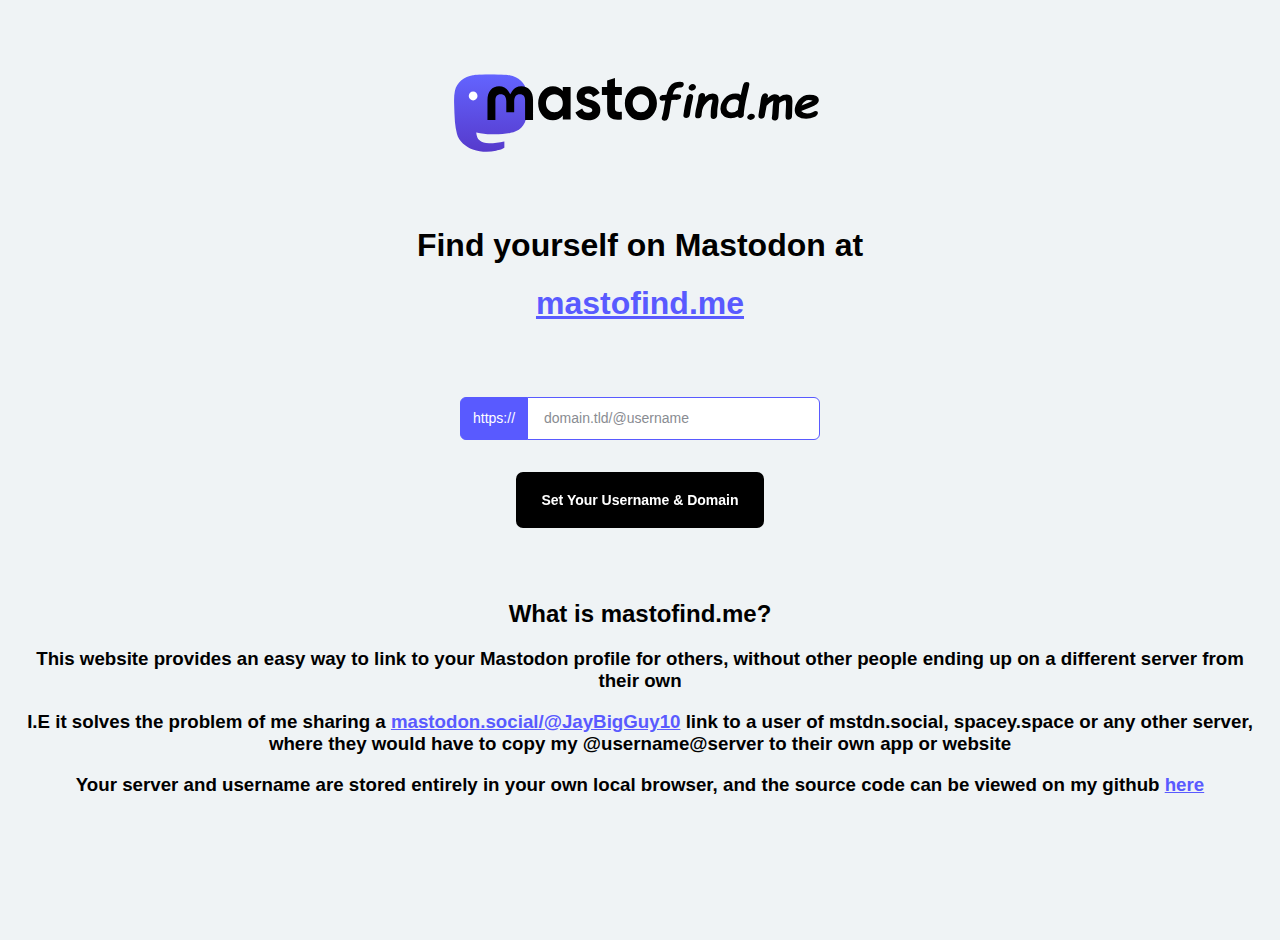
<file: index.html>
<!DOCTYPE html>
<html>

<head>
    <link rel="stylesheet" href="styles.css">
    <link rel="icon" type="image/x-icon" href="favicon.svg">
    <!-- Google tag (gtag.js) -->
    <script defer async src="https://www.googletagmanager.com/gtag/js?id=G-6HEHXVJ98S"></script>
    <script>
        window.dataLayer = window.dataLayer || [];
        function gtag() { dataLayer.push(arguments); }
        gtag('js', new Date());

        gtag('config', 'G-6HEHXVJ98S');
    </script>
</head>



<body>
    <script defer>
        function setthestuff() {
            var userInput = document.getElementById("userInput").value;
            console.log(userInput);
            var userDisplay = document.getElementById("userDisplay");
            var linkValue = userInput.split("/");
            var shareValue = linkValue[1] + "@" + linkValue[0];
            if (userInput.length > 0) {

                userDisplay.href = shareValue;
                userDisplay.textContent = "mastofind.me/" + shareValue;
                console.log(userInput);
                localStorage.setItem('user_instance', linkValue[0]);
                localStorage.setItem('user_name', linkValue[1]);

                globalUsername = localStorage.getItem('user_name');
                globalDomain = localStorage.getItem('user_instance');
            }
        }
        async function onloadstuff() {
            await sleep(100);
            const inputBox = document.getElementById("userInput");
            inputBox.addEventListener('keydown', (e) => {
                if (e.key === 'Enter') {
                    setthestuff();;
                }
            });

            if (localStorage.getItem('user_name') != null && localStorage.getItem('user_instance') != null) {
                var userDisplay = document.getElementById("userDisplay");
                var shareValue = localStorage.getItem('user_name') + "@" + localStorage.getItem('user_instance');
                console.log(shareValue);
                userDisplay.href = shareValue;
                userDisplay.textContent = "mastofind.me/" + shareValue;
                console.log(userInput);
            }
        }
        function sleep(ms) {
            return new Promise(resolve => setTimeout(resolve, ms));
        }
        window.onload = onloadstuff();

        let globalUsername = localStorage.getItem('user_name');
        let globalDomain = localStorage.getItem('user_instance');
    </script>



    <img src="header.svg">

    <div class="wide">

        <h1>Find yourself on Mastodon at</h1>
        <h1><a href="mastofind.me" id="userDisplay">mastofind.me</a></h1>
    </div>

    <div class="button-groupie">
        <div class="form-group">
            <span>https://</span>
            <input class="form-field" type="text" placeholder="domain.tld/@username" spellcheck="false" id="userInput">
        </div>

        <button class="btn" onclick="setthestuff()">
            <span>Set Your Username & Domain</span>
            <svg preserveAspectRatio="none" viewBox="0 0 132 45">
                <g clip-path="url(#clip)" filter="url(#goo-big)">
                    <circle class="top-left" cx="49.5" cy="-0.5" r="26.5" />
                    <circle class="middle-bottom" cx="70.5" cy="40.5" r="26.5" />
                    <circle class="top-right" cx="104" cy="6.5" r="27" />
                    <circle class="right-bottom" cx="123.5" cy="36.5" r="26.5" />
                    <circle class="left-bottom" cx="16.5" cy="28" r="30" />
                </g>
                <defs>
                    <clipPath id="clip">
                        <rect width="132" height="45" rx="7" />
                    </clipPath>
                </defs>
            </svg>
        </button>

    </div>
    <div>
        <h2>What is mastofind.me?</h2>
        <h3>This website provides an easy way to link to your Mastodon profile for others, without other people ending
            up on a different server from their own</h3>
        <h3>I.E it solves the problem of me sharing a <a rel="me" href="https://mastodon.social/@JayBigGuy10">mastodon.social/@JayBigGuy10</a> link to a user of
            mstdn.social, spacey.space or any other server, where they would have to copy my @username@server to their
            own app or website</h3>
        <h3>Your server and username are stored entirely in your own local browser, and the source code can be viewed on
            my github <a href="https://github.com/jaybigguy10/jaybigguy10.github.io">here</a></h3>
    </div>
    <svg width="0" height="0">
        <defs>
            <filter id="goo" x="-50%" width="200%" y="-50%" height="200%" color-interpolation-filters="sRGB">
                <feGaussianBlur in="SourceGraphic" stdDeviation="3" result="blur" />
                <feColorMatrix in="blur" mode="matrix" values="1 0 0 0 0  0 1 0 0 0  0 0 1 0 0  0 0 0 21 -7"
                    result="cm" />
            </filter>
            <filter id="goo-light" x="-50%" width="200%" y="-50%" height="200%" color-interpolation-filters="sRGB">
                <feGaussianBlur in="SourceGraphic" stdDeviation="1.25" result="blur" />
                <feColorMatrix in="blur" mode="matrix" values="1 0 0 0 0  0 1 0 0 0  0 0 1 0 0  0 0 0 21 -7"
                    result="cm" />
            </filter>
            <filter id="goo-big" x="-50%" width="200%" y="-50%" height="200%" color-interpolation-filters="sRGB">
                <feGaussianBlur in="SourceGraphic" stdDeviation="7" result="blur" />
                <feColorMatrix in="blur" mode="matrix" values="1 0 0 0 0  0 1 0 0 0  0 0 1 0 0  0 0 0 21 -7"
                    result="cm" />
            </filter>
        </defs>
    </svg>



</body>

</html>
</file>
<file: styles.css>
h1, h2, h3, a{
    font-family: Arial, Helvetica, sans-serif;
    text-align: center;
    word-wrap: break-word;
    overflow-wrap: break-word;
}

a {
    color: #595aff;
}

.hidden {
    visibility: collapse;
}

.wide {
    width: 100%;
}

img {
    width: 30%;
    align-self: center;
}

/* set domain button */

:root {
    --c-active: #595aff;
    --c-active-inner: #FFFFFF;
    --c-default: #D2D6E9;
    --c-default-dark: #C7CBDF;
    --c-black: #000000;
  }
  
  .btn {
    -webkit-appearance: none;
       -moz-appearance: none;
            appearance: none;
    border: none;
    position: relative;
    background: var(--c-black);
    color: #fff;
    outline: none;
    cursor: pointer;
    font-size: 14px;
    font-weight: 600;
    display: block;
    width:fit-content;
    text-align: center;
    border-radius: 7px;
    margin: 0 auto;
    padding: 20px 10px;
  }
  .btn span {
    position: relative;
    z-index: 1;
    margin: 15px;
  }
  .btn svg {
    display: block;
    width: 100%;
    height: 100%;
    position: absolute;
    left: 0;
    top: 0;
    fill: var(--c-active);
  }
  .btn svg circle {
    transition: transform var(--duration, 0.25s) ease-out;
  }
  .btn svg circle.top-left {
    transform: translate(var(--spacing, -16px), var(--spacing, -40px));
  }
  .btn svg circle.middle-bottom {
    transform: translate(var(--spacing, 8px), var(--spacing, 40px));
  }
  .btn svg circle.top-right {
    transform: translate(var(--spacing, 40px), var(--spacing, -40px));
  }
  .btn svg circle.right-bottom {
    transform: translate(var(--spacing, 4px), var(--spacing, 40px));
  }
  .btn svg circle.left-bottom {
    transform: translate(var(--spacing, -40px), var(--spacing, 40px));
  }
  .btn:hover {
    --spacing: 0;
    --duration: .45s;
    --c-black: #00000000;
  }


/*input domain box */  
:root {
    --input-color: #000;
    --input-border: #595aff;
    --input-background: #fff;
    --input-placeholder: #898c92;
    --input-border-focus: #595aff;
    --group-color: white;
    --group-border: var(--input-border);
    --group-background: #595aff;
    --group-color-focus: #fff;
    --group-border-focus: var(--input-border-focus);
    --group-background-focus: #595aff;
  }
  
  .form-field {
    display: block;
    width: 100%;
    padding: 8px 16px;
    line-height: 25px;
    font-size: 14px;
    font-weight: 500;
    font-family: inherit;
    border-radius: 6px;
    color: var(--input-color);
    border: 1px solid var(--input-border);
    background: var(--input-background);
    transition: border 0.3s ease;
  }
  .form-field::-moz-placeholder {
    color: var(--input-placeholder);
  }
  .form-field:-ms-input-placeholder {
    color: var(--input-placeholder);
  }
  .form-field::placeholder {
    color: var(--input-placeholder);
  }
  .form-field:focus {
    outline: none;
    border-color: var(--input-border-focus);
  }
  
  .form-group {
    position: relative;
    display: flex;
    width: 100%;
  }
  .form-group > span,
  .form-group .form-field {
    white-space: nowrap;
    display: block;
  }
  .form-group > span:not(:first-child):not(:last-child),
  .form-group .form-field:not(:first-child):not(:last-child) {
    border-radius: 0;
  }
  .form-group > span:first-child,
  .form-group .form-field:first-child {
    border-radius: 6px 0 0 6px;
  }
  .form-group > span:last-child,
  .form-group .form-field:last-child {
    border-radius: 0 6px 6px 0;
  }
  .form-group > span:not(:first-child),
  .form-group .form-field:not(:first-child) {
    margin-left: -1px;
  }
  .form-group .form-field {
    position: relative;
    z-index: 1;
    flex: 1 1 auto;
    width: 1%;
    margin-top: 0;
    margin-bottom: 0;
  }
  .form-group > span {
    text-align: center;
    padding: 8px 12px;
    font-size: 14px;
    line-height: 25px;
    color: var(--group-color);
    background: var(--group-background);
    border: 1px solid var(--group-border);
    transition: background 0.3s ease, border 0.3s ease, color 0.3s ease;
  }
  .form-group:focus-within > span {
    color: var(--group-color-focus);
    background: var(--group-background-focus);
    border-color: var(--group-border-focus);
  }
  
  html {
    box-sizing: border-box;
    -webkit-font-smoothing: antialiased;
  }
  
  * {
    box-sizing: inherit;
  }
  *:before, *:after {
    box-sizing: inherit;
  }
  
  body {
    min-height: 100vh;
    font-family: "Mukta Malar", Arial;
    display: flex;
    justify-content: space-evenly;
    align-items: center;
    flex-direction: column;
    background: #eff3f5;
    margin: 20px;
  }
  body .form-group {
    min-width: 360px;
  }
  body .form-group:not(:last-child) {
    margin-bottom: 32px;
  }

@media (max-device-width: 480px) {
    h1, span{
        font-size: 400%;
    }

    .form-group > span {
        font-size: 400%;
        line-height: unset;
    }

    .button-groupie {
        width: 100%;
    }

    .form-field {
        line-height: unset;
        font-size: 400%;
    }

    img {
        width: 90%;
    }

    
}
</file>
